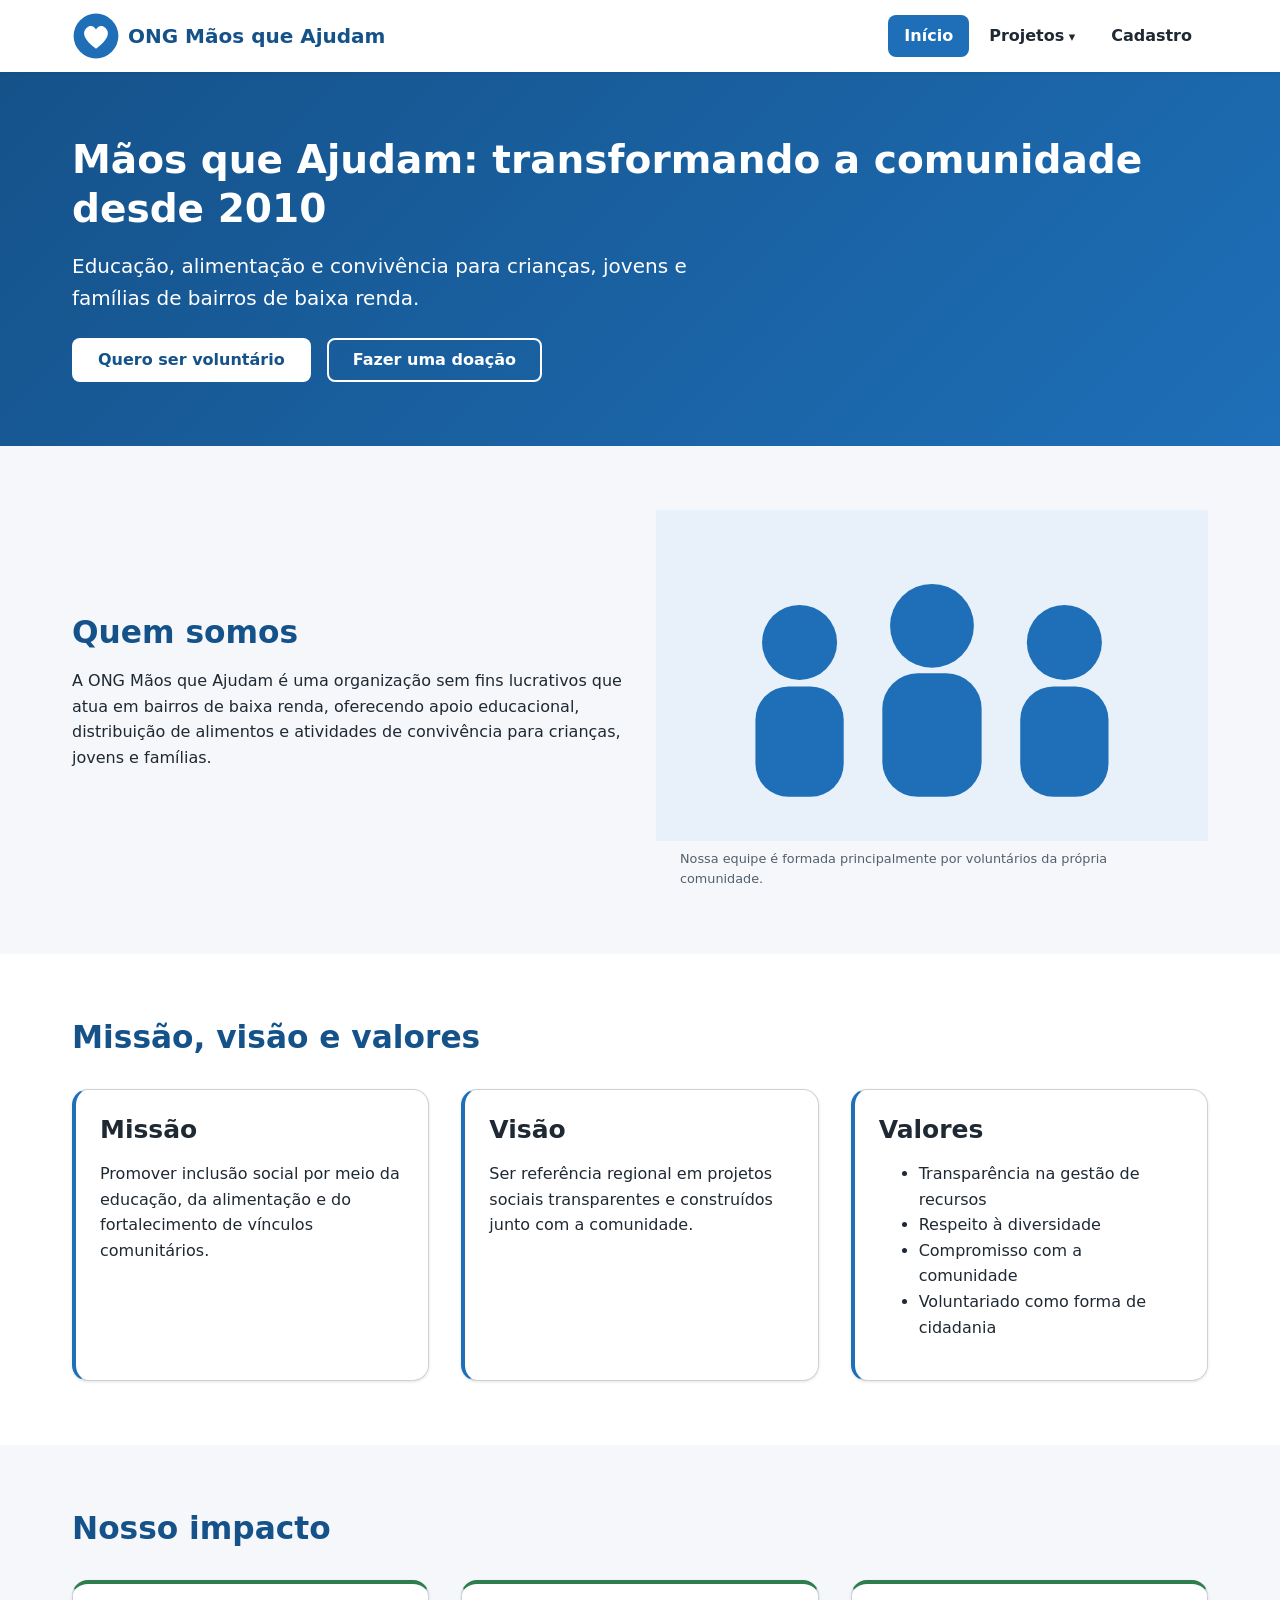
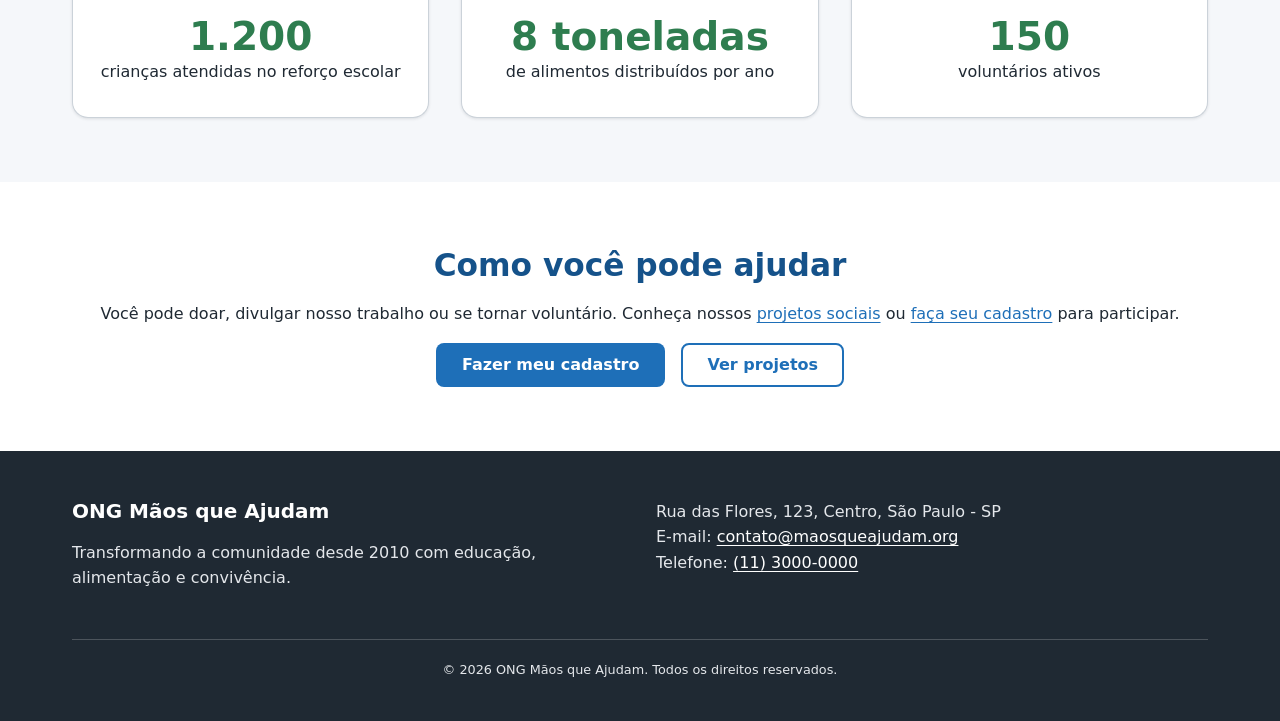
<file: index.html>
<!DOCTYPE html>
<html lang="pt-BR">
<head>
  <meta charset="UTF-8">
  <meta name="viewport" content="width=device-width, initial-scale=1.0">
  <meta name="description" content="ONG Mãos que Ajudam: conheça nossa missão, nossos valores e como apoiar a comunidade.">
  <title>Início | ONG Mãos que Ajudam</title>
  <!-- Ordem dos estilos: variáveis e base, depois layout, depois componentes -->
  <link rel="stylesheet" href="css/design-system.css">
  <link rel="stylesheet" href="css/layout.css">
  <link rel="stylesheet" href="css/componentes.css">
  <script src="js/menu.js" defer></script>
</head>
<body>

  <a class="pular-conteudo" href="#conteudo">Pular para o conteúdo</a>

  <!-- Cabeçalho: identidade da ONG e navegação principal, repetidos em todas as páginas -->
  <header class="cabecalho">
    <div class="container cabecalho-conteudo">
      <a class="marca" href="index.html">
        <picture>
          <source srcset="imagens/logo.svg" type="image/svg+xml">
          <img src="imagens/logo.png" alt="" width="80" height="80">
        </picture>
        ONG Mãos que Ajudam
      </a>

      <button class="botao-menu" type="button" aria-expanded="false" aria-controls="menu-principal">
        <span class="botao-menu-icone" aria-hidden="true"></span>
        Menu
      </button>

      <nav id="menu-principal" class="menu" aria-label="Navegação principal">
        <ul class="menu-lista">
          <li><a class="menu-link" href="index.html" aria-current="page">Início</a></li>
          <li class="menu-item-com-submenu">
            <a class="menu-link" href="projetos.html">Projetos</a>
            <ul class="submenu">
              <li><a href="projetos.html#projeto-educacao">Aprender Juntos</a></li>
              <li><a href="projetos.html#projeto-alimentacao">Mesa Solidária</a></li>
              <li><a href="projetos.html#voluntariado">Seja voluntário</a></li>
              <li><a href="projetos.html#doacoes">Faça uma doação</a></li>
            </ul>
          </li>
          <li><a class="menu-link" href="cadastro.html">Cadastro</a></li>
        </ul>
      </nav>
    </div>
  </header>

  <!-- Conteúdo principal: só pode existir um <main> por página -->
  <main id="conteudo">

    <div class="hero">
      <div class="container">
        <!-- Único h1 da página: o assunto principal -->
        <h1>Mãos que Ajudam: transformando a comunidade desde 2010</h1>
        <p>Educação, alimentação e convivência para crianças, jovens e famílias de bairros de baixa renda.</p>
        <div class="grupo-botoes">
          <a class="botao botao-claro" href="cadastro.html">Quero ser voluntário</a>
          <a class="botao botao-contorno botao-contorno-claro" href="projetos.html#doacoes">Fazer uma doação</a>
        </div>
      </div>
    </div>

    <section id="sobre" class="secao">
      <div class="container grid grid-centro">
        <div class="col-md-6">
          <h2>Quem somos</h2>
          <p>
            A ONG Mãos que Ajudam é uma organização sem fins lucrativos que atua em bairros
            de baixa renda, oferecendo apoio educacional, distribuição de alimentos e
            atividades de convivência para crianças, jovens e famílias.
          </p>
        </div>
        <figure class="col-md-6 card-imagem">
          <!-- <picture>: o navegador usa o primeiro formato que suportar; o <img> em JPG é o fallback -->
          <picture>
            <source srcset="imagens/voluntarios.svg" type="image/svg+xml">
            <source srcset="imagens/voluntarios.webp" type="image/webp">
            <img src="imagens/voluntarios.jpg" alt="Ilustração de três voluntários lado a lado" width="600" height="300">
          </picture>
          <figcaption>Nossa equipe é formada principalmente por voluntários da própria comunidade.</figcaption>
        </figure>
      </div>
    </section>

    <section id="missao-visao-valores" class="secao secao-alternada">
      <div class="container">
        <h2 class="secao-titulo">Missão, visão e valores</h2>

        <div class="grid">
          <article class="col-md-6 col-lg-4 card card-simples">
            <h3>Missão</h3>
            <p>Promover inclusão social por meio da educação, da alimentação e do fortalecimento de vínculos comunitários.</p>
          </article>

          <article class="col-md-6 col-lg-4 card card-simples">
            <h3>Visão</h3>
            <p>Ser referência regional em projetos sociais transparentes e construídos junto com a comunidade.</p>
          </article>

          <article class="col-md-12 col-lg-4 card card-simples">
            <h3>Valores</h3>
            <ul>
              <li>Transparência na gestão de recursos</li>
              <li>Respeito à diversidade</li>
              <li>Compromisso com a comunidade</li>
              <li>Voluntariado como forma de cidadania</li>
            </ul>
          </article>
        </div>
      </div>
    </section>

    <section id="impacto" class="secao">
      <div class="container">
        <h2 class="secao-titulo">Nosso impacto</h2>
        <ul class="grid lista-limpa">
          <li class="col-sm-6 col-lg-4 card card-numero"><strong>1.200</strong> crianças atendidas no reforço escolar</li>
          <li class="col-sm-6 col-lg-4 card card-numero"><strong>8 toneladas</strong> de alimentos distribuídos por ano</li>
          <li class="col-sm-12 col-lg-4 card card-numero"><strong>150</strong> voluntários ativos</li>
        </ul>
      </div>
    </section>

    <section id="como-ajudar" class="secao secao-alternada">
      <div class="container texto-centro">
        <h2>Como você pode ajudar</h2>
        <p>
          Você pode doar, divulgar nosso trabalho ou se tornar voluntário.
          Conheça nossos <a href="projetos.html">projetos sociais</a> ou
          <a href="cadastro.html">faça seu cadastro</a> para participar.
        </p>
        <div class="grupo-botoes grupo-botoes-centro">
          <a class="botao botao-primario" href="cadastro.html">Fazer meu cadastro</a>
          <a class="botao botao-contorno" href="projetos.html">Ver projetos</a>
        </div>
      </div>
    </section>

  </main>

  <!-- Rodapé: informações institucionais e de contato -->
  <footer class="rodape">
    <div class="container">
      <div class="grid">
        <div class="col-md-6">
          <h2>ONG Mãos que Ajudam</h2>
          <p>Transformando a comunidade desde 2010 com educação, alimentação e convivência.</p>
        </div>
        <address class="col-md-6">
          Rua das Flores, 123, Centro, São Paulo - SP<br>
          E-mail: <a href="mailto:contato@maosqueajudam.org">contato@maosqueajudam.org</a><br>
          Telefone: <a href="tel:+551130000000">(11) 3000-0000</a>
        </address>
      </div>
      <p class="rodape-direitos"><small>&copy; 2026 ONG Mãos que Ajudam. Todos os direitos reservados.</small></p>
    </div>
  </footer>

</body>
</html>
</file>
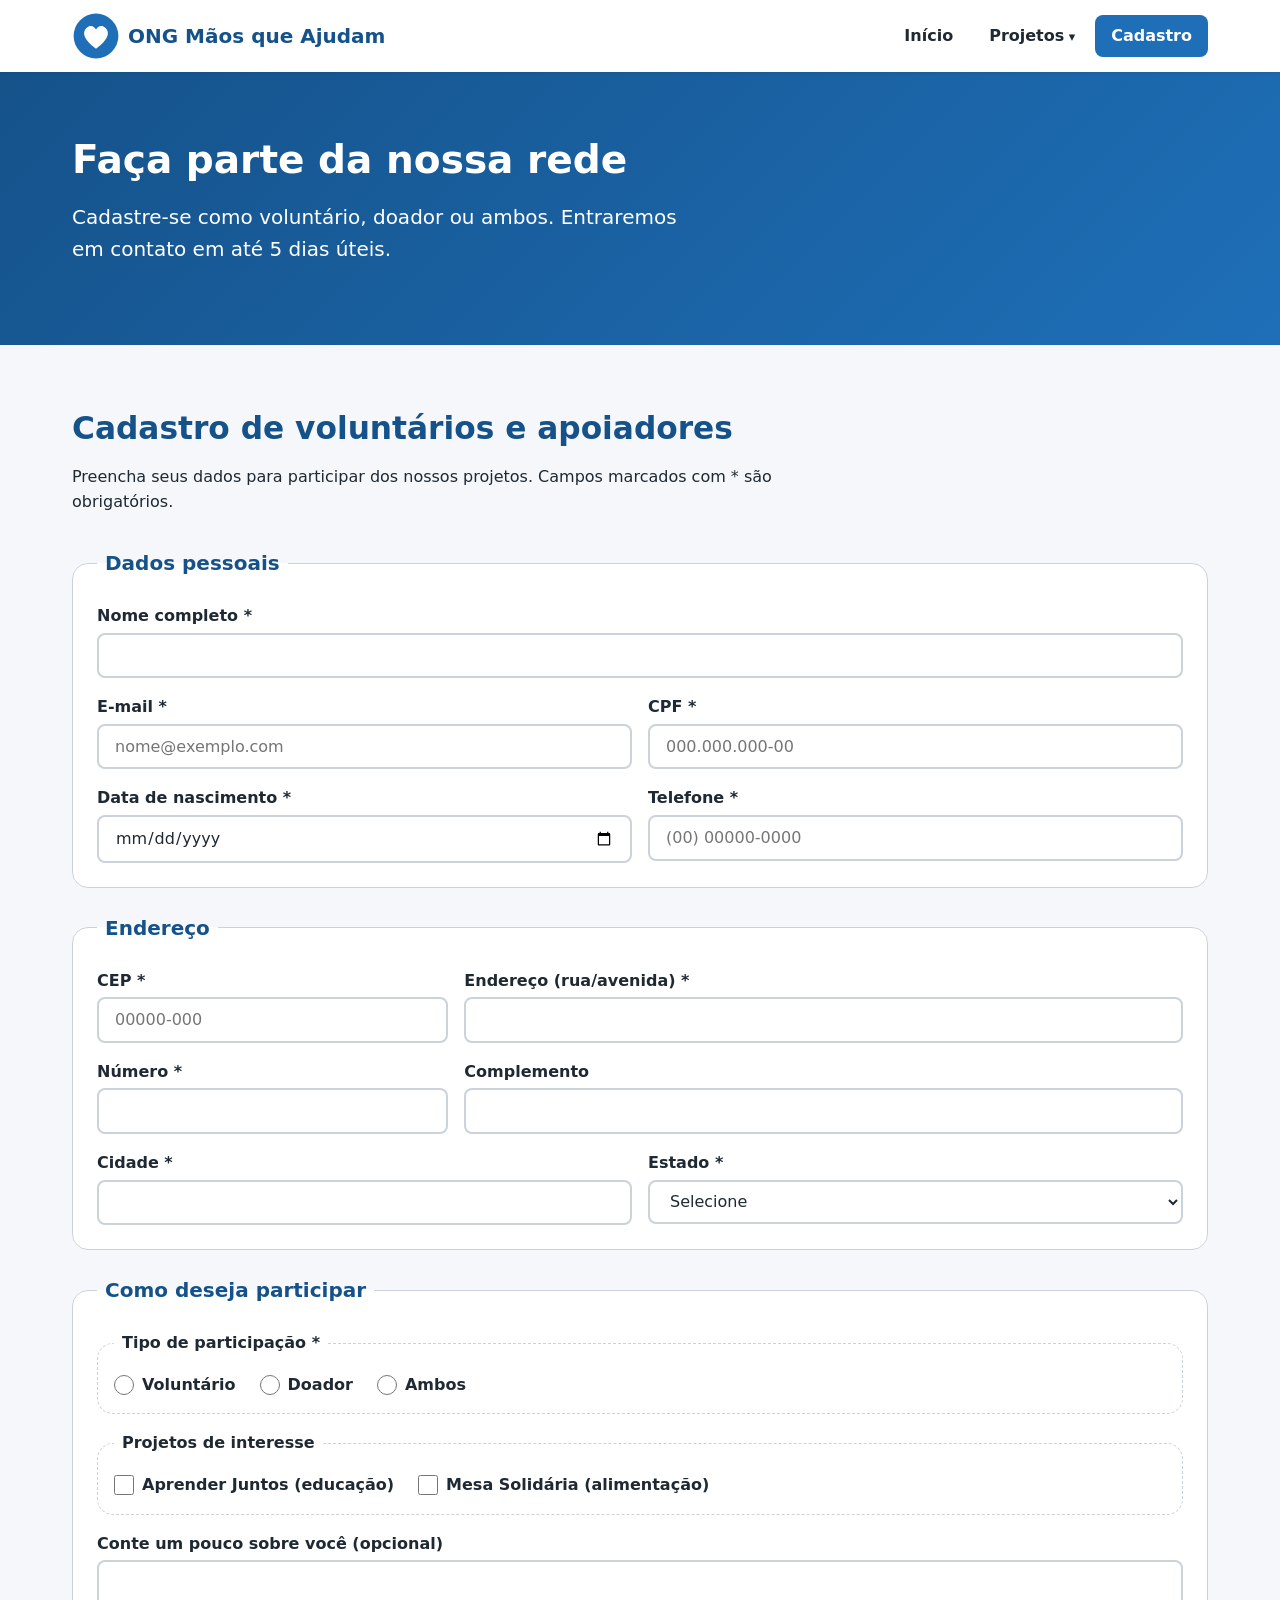
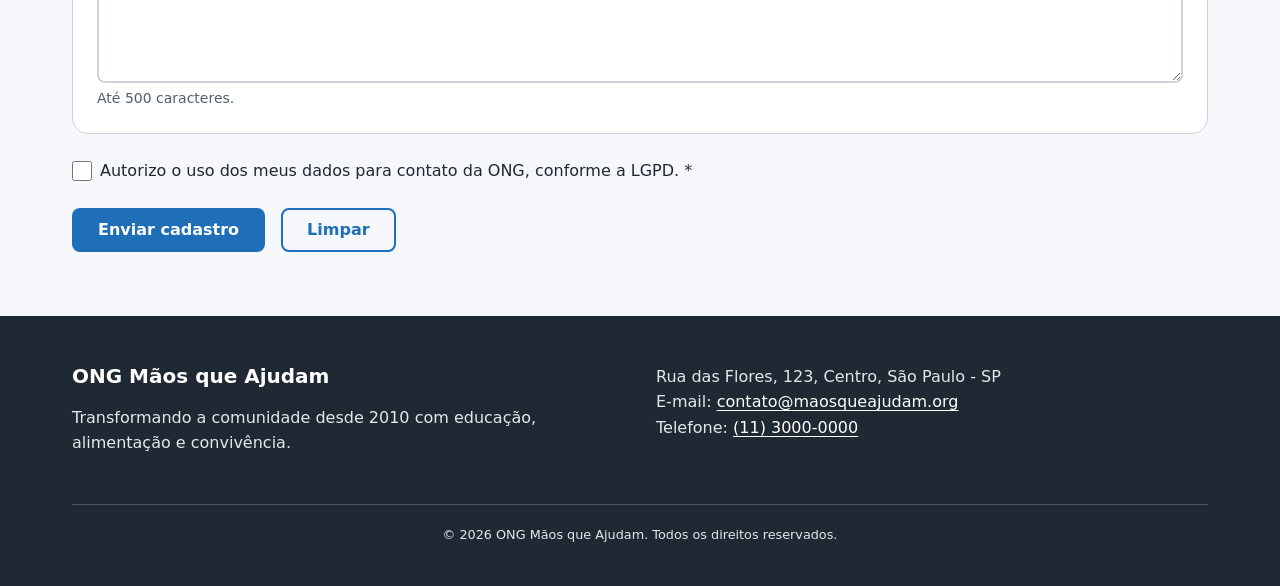
<file: cadastro.html>
<!DOCTYPE html>
<html lang="pt-BR">
<head>
  <meta charset="UTF-8">
  <meta name="viewport" content="width=device-width, initial-scale=1.0">
  <meta name="description" content="Cadastre-se como voluntário ou apoiador da ONG Mãos que Ajudam.">
  <title>Cadastro | ONG Mãos que Ajudam</title>
  <link rel="stylesheet" href="css/design-system.css">
  <link rel="stylesheet" href="css/layout.css">
  <link rel="stylesheet" href="css/componentes.css">
  <script src="js/menu.js" defer></script>
  <script src="js/mascaras.js" defer></script>
  <script src="js/feedback.js" defer></script>
</head>
<body>

  <a class="pular-conteudo" href="#conteudo">Pular para o conteúdo</a>

  <header class="cabecalho">
    <div class="container cabecalho-conteudo">
      <a class="marca" href="index.html">
        <picture>
          <source srcset="imagens/logo.svg" type="image/svg+xml">
          <img src="imagens/logo.png" alt="" width="80" height="80">
        </picture>
        ONG Mãos que Ajudam
      </a>

      <button class="botao-menu" type="button" aria-expanded="false" aria-controls="menu-principal">
        <span class="botao-menu-icone" aria-hidden="true"></span>
        Menu
      </button>

      <nav id="menu-principal" class="menu" aria-label="Navegação principal">
        <ul class="menu-lista">
          <li><a class="menu-link" href="index.html">Início</a></li>
          <li class="menu-item-com-submenu">
            <a class="menu-link" href="projetos.html">Projetos</a>
            <ul class="submenu">
              <li><a href="projetos.html#projeto-educacao">Aprender Juntos</a></li>
              <li><a href="projetos.html#projeto-alimentacao">Mesa Solidária</a></li>
              <li><a href="projetos.html#voluntariado">Seja voluntário</a></li>
              <li><a href="projetos.html#doacoes">Faça uma doação</a></li>
            </ul>
          </li>
          <li><a class="menu-link" href="cadastro.html" aria-current="page">Cadastro</a></li>
        </ul>
      </nav>
    </div>
  </header>

  <main id="conteudo">

    <div class="hero">
      <div class="container">
        <h1>Faça parte da nossa rede</h1>
        <p>Cadastre-se como voluntário, doador ou ambos. Entraremos em contato em até 5 dias úteis.</p>
      </div>
    </div>

    <section id="formulario-cadastro" class="secao">
      <div class="container">
        <div class="secao-titulo">
          <h2>Cadastro de voluntários e apoiadores</h2>
          <p>Preencha seus dados para participar dos nossos projetos. Campos marcados com * são obrigatórios.</p>
        </div>

        <!-- Alerta de erro: aparece (via JS) quando a pessoa tenta enviar com campos inválidos -->
        <div id="alerta-erro" class="alerta alerta-erro" role="alert" hidden>
          <p>Alguns campos precisam de atenção. Confira as mensagens em vermelho abaixo.</p>
        </div>

        <!-- action fictícia: o envio real dependeria de um back-end -->
        <form id="form-cadastro" class="formulario" action="#" method="post">

          <!-- Cada <fieldset> agrupa campos relacionados; o <legend> dá nome ao grupo -->
          <fieldset>
            <legend>Dados pessoais</legend>
            <div class="campos">
              <div class="campo">
                <label for="nome">Nome completo *</label>
                <input type="text" id="nome" name="nome" required minlength="3" maxlength="100"
                       autocomplete="name" aria-describedby="erro-nome">
                <span id="erro-nome" class="mensagem-erro">Informe seu nome completo (mínimo de 3 letras).</span>
              </div>

              <div class="campo campo-metade">
                <label for="email">E-mail *</label>
                <input type="email" id="email" name="email" required autocomplete="email"
                       placeholder="nome@exemplo.com" aria-describedby="erro-email">
                <span id="erro-email" class="mensagem-erro">Digite um e-mail válido, como nome@exemplo.com.</span>
              </div>

              <!-- pattern: validação nativa do formato; a máscara (pontos e traço) é aplicada por js/mascaras.js -->
              <div class="campo campo-metade">
                <label for="cpf">CPF *</label>
                <input type="text" id="cpf" name="cpf" required inputmode="numeric"
                       pattern="\d{3}\.\d{3}\.\d{3}-\d{2}" maxlength="14"
                       placeholder="000.000.000-00" aria-describedby="erro-cpf">
                <span id="erro-cpf" class="mensagem-erro">O CPF deve ter 11 números (000.000.000-00).</span>
              </div>

              <div class="campo campo-metade">
                <label for="nascimento">Data de nascimento *</label>
                <input type="date" id="nascimento" name="nascimento" required
                       min="1900-01-01" max="2010-12-31" autocomplete="bday" aria-describedby="erro-nascimento">
                <span id="erro-nascimento" class="mensagem-erro">Informe uma data válida, entre 1900 e 2010.</span>
              </div>

              <div class="campo campo-metade">
                <label for="telefone">Telefone *</label>
                <input type="tel" id="telefone" name="telefone" required inputmode="numeric"
                       pattern="\(\d{2}\) \d{4,5}-\d{4}" maxlength="15" autocomplete="tel"
                       placeholder="(00) 00000-0000" aria-describedby="erro-telefone">
                <span id="erro-telefone" class="mensagem-erro">Digite o telefone com DDD: (00) 00000-0000.</span>
              </div>
            </div>
          </fieldset>

          <fieldset>
            <legend>Endereço</legend>
            <div class="campos">
              <div class="campo campo-terco">
                <label for="cep">CEP *</label>
                <input type="text" id="cep" name="cep" required inputmode="numeric"
                       pattern="\d{5}-\d{3}" maxlength="9" autocomplete="postal-code"
                       placeholder="00000-000" aria-describedby="erro-cep">
                <span id="erro-cep" class="mensagem-erro">O CEP deve ter 8 números (00000-000).</span>
              </div>

              <div class="campo campo-dois-tercos">
                <label for="logradouro">Endereço (rua/avenida) *</label>
                <input type="text" id="logradouro" name="logradouro" required autocomplete="address-line1"
                       aria-describedby="erro-logradouro">
                <span id="erro-logradouro" class="mensagem-erro">Informe a rua ou avenida.</span>
              </div>

              <div class="campo campo-terco">
                <label for="numero">Número *</label>
                <input type="text" id="numero" name="numero" required maxlength="10" aria-describedby="erro-numero">
                <span id="erro-numero" class="mensagem-erro">Informe o número (ou "s/n").</span>
              </div>

              <div class="campo campo-dois-tercos">
                <label for="complemento">Complemento</label>
                <input type="text" id="complemento" name="complemento" autocomplete="address-line2">
              </div>

              <div class="campo campo-metade">
                <label for="cidade">Cidade *</label>
                <input type="text" id="cidade" name="cidade" required autocomplete="address-level2"
                       aria-describedby="erro-cidade">
                <span id="erro-cidade" class="mensagem-erro">Informe a cidade.</span>
              </div>

              <div class="campo campo-metade">
                <label for="estado">Estado *</label>
                <select id="estado" name="estado" required autocomplete="address-level1" aria-describedby="erro-estado">
                  <option value="">Selecione</option>
                  <option value="AC">Acre</option>
                  <option value="AL">Alagoas</option>
                  <option value="AP">Amapá</option>
                  <option value="AM">Amazonas</option>
                  <option value="BA">Bahia</option>
                  <option value="CE">Ceará</option>
                  <option value="DF">Distrito Federal</option>
                  <option value="ES">Espírito Santo</option>
                  <option value="GO">Goiás</option>
                  <option value="MA">Maranhão</option>
                  <option value="MT">Mato Grosso</option>
                  <option value="MS">Mato Grosso do Sul</option>
                  <option value="MG">Minas Gerais</option>
                  <option value="PA">Pará</option>
                  <option value="PB">Paraíba</option>
                  <option value="PR">Paraná</option>
                  <option value="PE">Pernambuco</option>
                  <option value="PI">Piauí</option>
                  <option value="RJ">Rio de Janeiro</option>
                  <option value="RN">Rio Grande do Norte</option>
                  <option value="RS">Rio Grande do Sul</option>
                  <option value="RO">Rondônia</option>
                  <option value="RR">Roraima</option>
                  <option value="SC">Santa Catarina</option>
                  <option value="SP">São Paulo</option>
                  <option value="SE">Sergipe</option>
                  <option value="TO">Tocantins</option>
                </select>
                <span id="erro-estado" class="mensagem-erro">Selecione o estado.</span>
              </div>
            </div>
          </fieldset>

          <fieldset>
            <legend>Como deseja participar</legend>
            <div class="campos">
              <!-- Grupo de rádio dentro de outro fieldset: o leitor de tela anuncia a pergunta junto com cada opção -->
              <fieldset class="campo">
                <legend>Tipo de participação *</legend>
                <div class="opcoes">
                  <div class="opcao">
                    <input type="radio" id="tipo-voluntario" name="tipo" value="voluntario" required>
                    <label for="tipo-voluntario">Voluntário</label>
                  </div>
                  <div class="opcao">
                    <input type="radio" id="tipo-doador" name="tipo" value="doador">
                    <label for="tipo-doador">Doador</label>
                  </div>
                  <div class="opcao">
                    <input type="radio" id="tipo-ambos" name="tipo" value="ambos">
                    <label for="tipo-ambos">Ambos</label>
                  </div>
                </div>
              </fieldset>

              <fieldset class="campo">
                <legend>Projetos de interesse</legend>
                <div class="opcoes">
                  <div class="opcao">
                    <input type="checkbox" id="interesse-educacao" name="interesse" value="aprender-juntos">
                    <label for="interesse-educacao">Aprender Juntos (educação)</label>
                  </div>
                  <div class="opcao">
                    <input type="checkbox" id="interesse-alimentacao" name="interesse" value="mesa-solidaria">
                    <label for="interesse-alimentacao">Mesa Solidária (alimentação)</label>
                  </div>
                </div>
              </fieldset>

              <div class="campo">
                <label for="mensagem">Conte um pouco sobre você (opcional)</label>
                <textarea id="mensagem" name="mensagem" rows="4" cols="40" maxlength="500"
                          aria-describedby="dica-mensagem"></textarea>
                <span id="dica-mensagem" class="dica-campo">Até 500 caracteres.</span>
              </div>
            </div>
          </fieldset>

          <div class="opcao">
            <input type="checkbox" id="consentimento" name="consentimento" required>
            <label for="consentimento">Autorizo o uso dos meus dados para contato da ONG, conforme a LGPD. *</label>
          </div>

          <div class="grupo-botoes">
            <button class="botao botao-primario" type="submit">Enviar cadastro</button>
            <button class="botao botao-contorno" type="reset">Limpar</button>
          </div>
        </form>
      </div>
    </section>

  </main>

  <footer class="rodape">
    <div class="container">
      <div class="grid">
        <div class="col-md-6">
          <h2>ONG Mãos que Ajudam</h2>
          <p>Transformando a comunidade desde 2010 com educação, alimentação e convivência.</p>
        </div>
        <address class="col-md-6">
          Rua das Flores, 123, Centro, São Paulo - SP<br>
          E-mail: <a href="mailto:contato@maosqueajudam.org">contato@maosqueajudam.org</a><br>
          Telefone: <a href="tel:+551130000000">(11) 3000-0000</a>
        </address>
      </div>
      <p class="rodape-direitos"><small>&copy; 2026 ONG Mãos que Ajudam. Todos os direitos reservados.</small></p>
    </div>
  </footer>

  <!-- Modal de confirmação: o elemento <dialog> nativo prende o foco e fecha com Esc -->
  <dialog id="modal-sucesso" class="modal" aria-labelledby="modal-titulo">
    <div class="modal-conteudo">
      <span class="modal-icone" aria-hidden="true">&#10004;</span>
      <h2 id="modal-titulo">Cadastro enviado!</h2>
      <p>Obrigado por fazer parte da Mãos que Ajudam. Nossa equipe entrará em contato em até 5 dias úteis.</p>
      <button class="botao botao-primario" type="button" data-fechar-modal>Fechar</button>
    </div>
  </dialog>

</body>
</html>
</file>
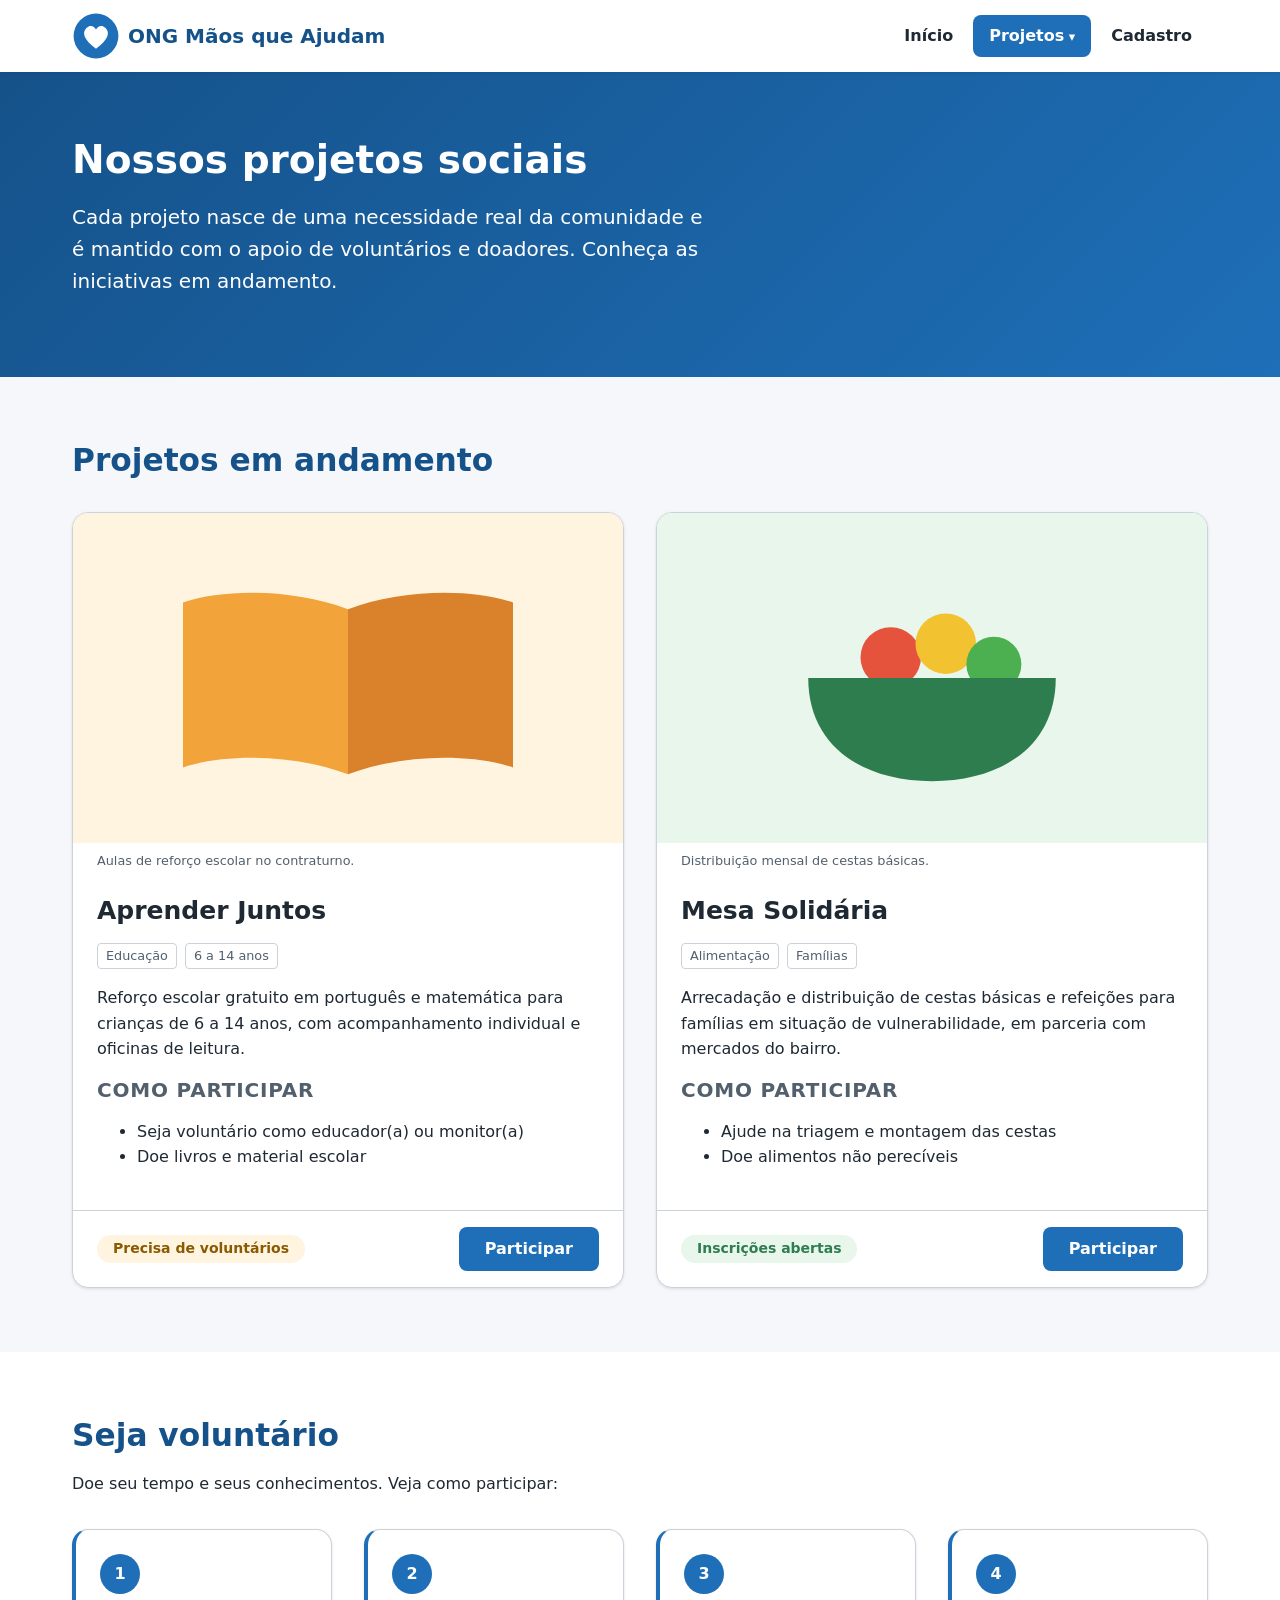
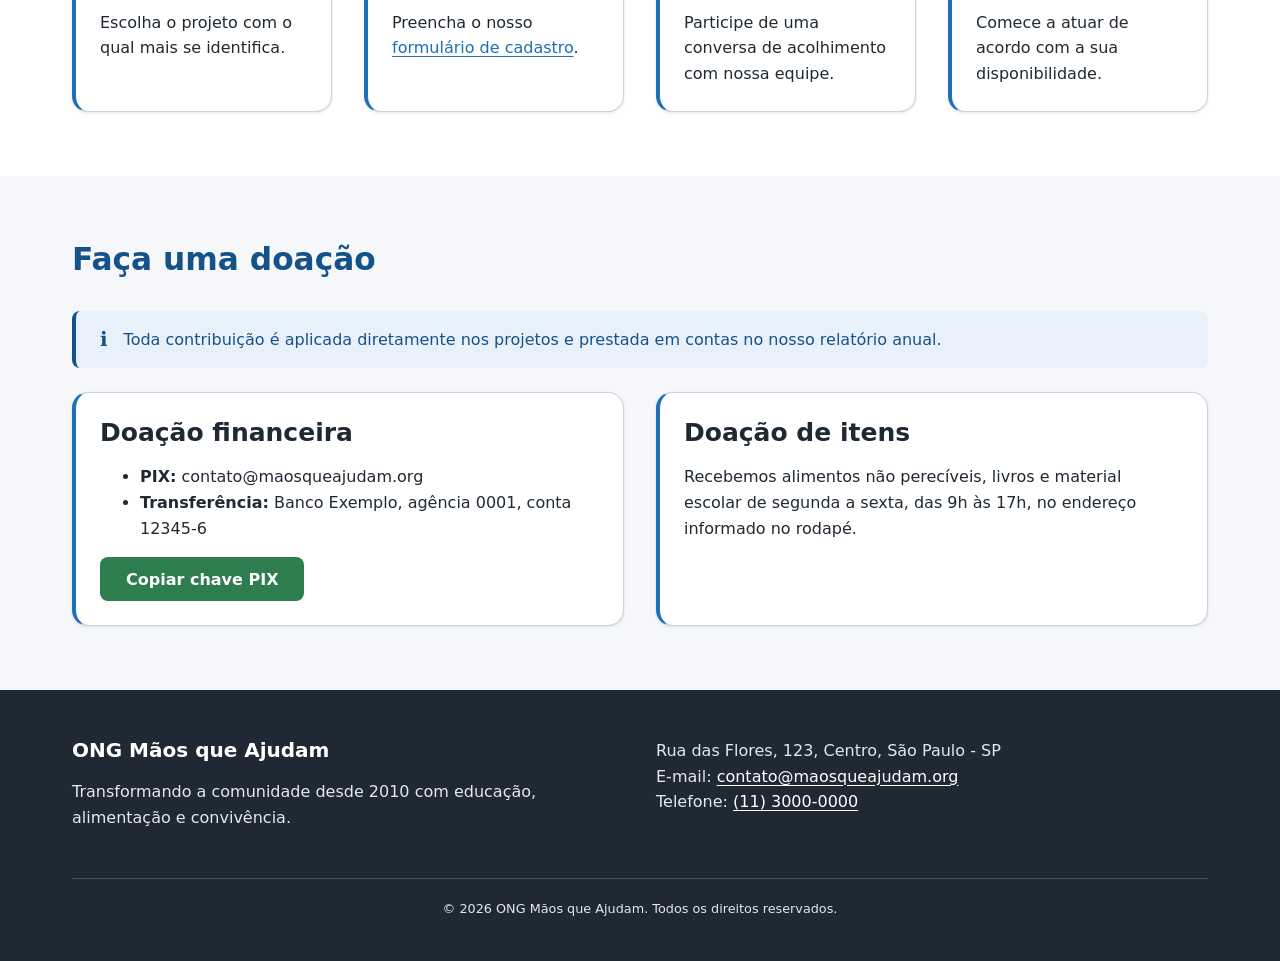
<file: projetos.html>
<!DOCTYPE html>
<html lang="pt-BR">
<head>
  <meta charset="UTF-8">
  <meta name="viewport" content="width=device-width, initial-scale=1.0">
  <meta name="description" content="Conheça os projetos sociais da ONG Mãos que Ajudam e saiba como participar.">
  <title>Projetos | ONG Mãos que Ajudam</title>
  <link rel="stylesheet" href="css/design-system.css">
  <link rel="stylesheet" href="css/layout.css">
  <link rel="stylesheet" href="css/componentes.css">
  <script src="js/menu.js" defer></script>
  <script src="js/feedback.js" defer></script>
</head>
<body>

  <a class="pular-conteudo" href="#conteudo">Pular para o conteúdo</a>

  <header class="cabecalho">
    <div class="container cabecalho-conteudo">
      <a class="marca" href="index.html">
        <picture>
          <source srcset="imagens/logo.svg" type="image/svg+xml">
          <img src="imagens/logo.png" alt="" width="80" height="80">
        </picture>
        ONG Mãos que Ajudam
      </a>

      <button class="botao-menu" type="button" aria-expanded="false" aria-controls="menu-principal">
        <span class="botao-menu-icone" aria-hidden="true"></span>
        Menu
      </button>

      <nav id="menu-principal" class="menu" aria-label="Navegação principal">
        <ul class="menu-lista">
          <li><a class="menu-link" href="index.html">Início</a></li>
          <li class="menu-item-com-submenu">
            <a class="menu-link" href="projetos.html" aria-current="page">Projetos</a>
            <ul class="submenu">
              <li><a href="projetos.html#projeto-educacao">Aprender Juntos</a></li>
              <li><a href="projetos.html#projeto-alimentacao">Mesa Solidária</a></li>
              <li><a href="projetos.html#voluntariado">Seja voluntário</a></li>
              <li><a href="projetos.html#doacoes">Faça uma doação</a></li>
            </ul>
          </li>
          <li><a class="menu-link" href="cadastro.html">Cadastro</a></li>
        </ul>
      </nav>
    </div>
  </header>

  <main id="conteudo">

    <div class="hero">
      <div class="container">
        <h1>Nossos projetos sociais</h1>
        <p>
          Cada projeto nasce de uma necessidade real da comunidade e é mantido com o apoio
          de voluntários e doadores. Conheça as iniciativas em andamento.
        </p>
      </div>
    </div>

    <!-- Cada projeto é um <article> em formato de cartão -->
    <section id="projetos-ativos" class="secao">
      <div class="container">
        <h2 class="secao-titulo">Projetos em andamento</h2>

        <div class="grid">
          <article id="projeto-educacao" class="col-md-6 card">
            <figure class="card-imagem">
              <!-- <picture>: o navegador usa o primeiro formato que suportar; o <img> em JPG é o fallback -->
              <picture>
                <source srcset="imagens/projeto-educacao.svg" type="image/svg+xml">
                <source srcset="imagens/projeto-educacao.webp" type="image/webp">
                <img src="imagens/projeto-educacao.jpg" alt="Ilustração de livros abertos" width="400" height="240">
              </picture>
              <figcaption>Aulas de reforço escolar no contraturno.</figcaption>
            </figure>
            <div class="card-corpo">
              <h3>Aprender Juntos</h3>
              <ul class="tags" aria-label="Categorias">
                <li class="tag">Educação</li>
                <li class="tag">6 a 14 anos</li>
              </ul>
              <p>
                Reforço escolar gratuito em português e matemática para crianças de 6 a 14 anos,
                com acompanhamento individual e oficinas de leitura.
              </p>

              <h4>Como participar</h4>
              <ul>
                <li>Seja voluntário como educador(a) ou monitor(a)</li>
                <li>Doe livros e material escolar</li>
              </ul>
            </div>
            <div class="card-rodape">
              <span class="badge badge-aviso">Precisa de voluntários</span>
              <a class="botao botao-primario" href="cadastro.html">Participar</a>
            </div>
          </article>

          <article id="projeto-alimentacao" class="col-md-6 card">
            <figure class="card-imagem">
              <picture>
                <source srcset="imagens/projeto-alimentacao.svg" type="image/svg+xml">
                <source srcset="imagens/projeto-alimentacao.webp" type="image/webp">
                <img src="imagens/projeto-alimentacao.jpg" alt="Ilustração de uma tigela com alimentos" width="400" height="240">
              </picture>
              <figcaption>Distribuição mensal de cestas básicas.</figcaption>
            </figure>
            <div class="card-corpo">
              <h3>Mesa Solidária</h3>
              <ul class="tags" aria-label="Categorias">
                <li class="tag">Alimentação</li>
                <li class="tag">Famílias</li>
              </ul>
              <p>
                Arrecadação e distribuição de cestas básicas e refeições para famílias em
                situação de vulnerabilidade, em parceria com mercados do bairro.
              </p>

              <h4>Como participar</h4>
              <ul>
                <li>Ajude na triagem e montagem das cestas</li>
                <li>Doe alimentos não perecíveis</li>
              </ul>
            </div>
            <div class="card-rodape">
              <span class="badge badge-sucesso">Inscrições abertas</span>
              <a class="botao botao-primario" href="cadastro.html">Participar</a>
            </div>
          </article>
        </div>
      </div>
    </section>

    <section id="voluntariado" class="secao secao-alternada">
      <div class="container">
        <div class="secao-titulo">
          <h2>Seja voluntário</h2>
          <p>Doe seu tempo e seus conhecimentos. Veja como participar:</p>
        </div>
        <ol class="grid lista-limpa passos">
          <li class="col-sm-6 col-lg-3 card card-simples">Escolha o projeto com o qual mais se identifica.</li>
          <li class="col-sm-6 col-lg-3 card card-simples">Preencha o nosso <a href="cadastro.html">formulário de cadastro</a>.</li>
          <li class="col-sm-6 col-lg-3 card card-simples">Participe de uma conversa de acolhimento com nossa equipe.</li>
          <li class="col-sm-6 col-lg-3 card card-simples">Comece a atuar de acordo com a sua disponibilidade.</li>
        </ol>
      </div>
    </section>

    <section id="doacoes" class="secao">
      <div class="container">
        <h2 class="secao-titulo">Faça uma doação</h2>

        <div class="alerta alerta-info" role="note">
          <p>Toda contribuição é aplicada diretamente nos projetos e prestada em contas no nosso relatório anual.</p>
        </div>

        <div class="grid">
          <article id="doacao-financeira" class="col-md-6 card card-simples">
            <h3>Doação financeira</h3>
            <ul>
              <li><strong>PIX:</strong> contato@maosqueajudam.org</li>
              <li><strong>Transferência:</strong> Banco Exemplo, agência 0001, conta 12345-6</li>
            </ul>
            <button class="botao botao-secundario" type="button" data-copiar="contato@maosqueajudam.org">Copiar chave PIX</button>
          </article>

          <article id="doacao-itens" class="col-md-6 card card-simples">
            <h3>Doação de itens</h3>
            <p>
              Recebemos alimentos não perecíveis, livros e material escolar de segunda a sexta,
              das 9h às 17h, no endereço informado no rodapé.
            </p>
          </article>
        </div>
      </div>
    </section>

  </main>

  <footer class="rodape">
    <div class="container">
      <div class="grid">
        <div class="col-md-6">
          <h2>ONG Mãos que Ajudam</h2>
          <p>Transformando a comunidade desde 2010 com educação, alimentação e convivência.</p>
        </div>
        <address class="col-md-6">
          Rua das Flores, 123, Centro, São Paulo - SP<br>
          E-mail: <a href="mailto:contato@maosqueajudam.org">contato@maosqueajudam.org</a><br>
          Telefone: <a href="tel:+551130000000">(11) 3000-0000</a>
        </address>
      </div>
      <p class="rodape-direitos"><small>&copy; 2026 ONG Mãos que Ajudam. Todos os direitos reservados.</small></p>
    </div>
  </footer>

  <!-- Toast: role="status" faz o leitor de tela anunciar a mensagem sem roubar o foco -->
  <div id="toast" class="toast" role="status" aria-live="polite"></div>

</body>
</html>
</file>
<file: css/design-system.css>
/* ==========================================================================
   DESIGN SYSTEM - ONG Mãos que Ajudam
   Variáveis (tokens) de cor, tipografia, espaçamento e efeitos, além do
   reset e dos estilos base. Todos os outros arquivos CSS usam só estas
   variáveis, então uma mudança aqui se reflete no site inteiro.
   ========================================================================== */

:root {
  /* ---------- Cores primárias (azul do logo) ---------- */
  --cor-primaria: #1e6fb8;
  --cor-primaria-escura: #15528a;
  --cor-primaria-clara: #e8f1fa;

  /* ---------- Cores secundárias (verde e laranja das ilustrações) ---------- */
  --cor-secundaria: #2e7d4f;
  --cor-secundaria-clara: #e9f6ec;
  --cor-destaque: #f2a33a;
  --cor-destaque-clara: #fff4e0;

  /* ---------- Cores de estado (feedback) ---------- */
  --cor-sucesso: #2e7d4f;
  --cor-erro: #b3261e;
  --cor-erro-clara: #fdecea;
  --cor-aviso: #8a5a00;
  --cor-aviso-clara: #fff4e0;
  --cor-info: #1e6fb8;

  /* ---------- Tons neutros ---------- */
  --cor-texto: #1f2933;
  --cor-texto-suave: #52606d;
  --cor-borda: #cbd2d9;
  --cor-fundo: #f5f7fa;
  --cor-superficie: #ffffff;

  /* ---------- Tipografia ---------- */
  /* Fontes do sistema: carregam na hora, sem download extra */
  --fonte-principal: system-ui, -apple-system, "Segoe UI", Roboto, "Helvetica Neue", Arial, sans-serif;

  /* Escala modular de razão 1.25 (terça maior) a partir de 16px */
  --fonte-xs: 0.8rem;      /* 12.8px - legendas e rodapé */
  --fonte-sm: 0.875rem;    /* 14px   - badges e textos auxiliares */
  --fonte-base: 1rem;      /* 16px   - texto corrido */
  --fonte-md: 1.25rem;     /* 20px   - h4 e destaques */
  --fonte-lg: 1.563rem;    /* 25px   - h3 */
  --fonte-xl: 1.953rem;    /* 31px   - h2 */
  --fonte-xxl: 2.441rem;   /* 39px   - h1 */

  --peso-normal: 400;
  --peso-medio: 600;
  --peso-forte: 700;

  --altura-linha: 1.6;
  --altura-linha-titulo: 1.25;

  /* ---------- Espaçamentos (escala modular de 8px) ---------- */
  --esp-1: 0.25rem;  /* 4px  */
  --esp-2: 0.5rem;   /* 8px  */
  --esp-3: 1rem;     /* 16px */
  --esp-4: 1.5rem;   /* 24px */
  --esp-5: 2rem;     /* 32px */
  --esp-6: 3rem;     /* 48px */
  --esp-7: 4rem;     /* 64px */

  /* ---------- Bordas, sombras e transições ---------- */
  --raio-sm: 4px;
  --raio-md: 8px;
  --raio-lg: 16px;
  --raio-pilula: 999px;

  --sombra-sm: 0 1px 3px rgba(31, 41, 51, 0.12);
  --sombra-md: 0 4px 12px rgba(31, 41, 51, 0.12);
  --sombra-lg: 0 12px 32px rgba(31, 41, 51, 0.18);

  --transicao: 0.2s ease-in-out;

  /* ---------- Layout ---------- */
  --largura-maxima: 1200px;
  --altura-cabecalho: 72px;

  /* ---------- Camadas (z-index) ---------- */
  --z-cabecalho: 100;
  --z-menu: 200;
  --z-toast: 300;
}

/* ==========================================================================
   RESET E BASE
   ========================================================================== */

*,
*::before,
*::after {
  box-sizing: border-box;
}

html {
  scroll-behavior: smooth;
}

/* Links internos (#id) não ficam escondidos atrás do cabeçalho fixo */
[id] {
  scroll-margin-top: calc(var(--altura-cabecalho) + var(--esp-3));
}

body {
  margin: 0;
  font-family: var(--fonte-principal);
  font-size: var(--fonte-base);
  line-height: var(--altura-linha);
  color: var(--cor-texto);
  background-color: var(--cor-fundo);
}

img,
picture,
svg {
  display: block;
  max-width: 100%;
  height: auto;
}

/* ---------- Hierarquia tipográfica ---------- */
h1, h2, h3, h4 {
  margin: 0 0 var(--esp-3);
  line-height: var(--altura-linha-titulo);
  font-weight: var(--peso-forte);
  color: var(--cor-texto);
}

h1 { font-size: var(--fonte-xl); }
h2 { font-size: var(--fonte-lg); color: var(--cor-primaria-escura); }
h3 { font-size: var(--fonte-md); }
h4 { font-size: var(--fonte-base); text-transform: uppercase; letter-spacing: 0.04em; color: var(--cor-texto-suave); }

/* Títulos crescem em telas maiores (tipografia escalável) */
@media (min-width: 768px) {
  h1 { font-size: var(--fonte-xxl); }
  h2 { font-size: var(--fonte-xl); }
  h3 { font-size: var(--fonte-lg); }
  h4 { font-size: var(--fonte-md); }
}

p,
ul,
ol {
  margin: 0 0 var(--esp-3);
}

small {
  font-size: var(--fonte-xs);
}

a {
  color: var(--cor-primaria);
  text-underline-offset: 3px;
  transition: color var(--transicao);
}

a:hover {
  color: var(--cor-primaria-escura);
}

/* Foco visível para quem navega pelo teclado */
:focus-visible {
  outline: 3px solid var(--cor-destaque);
  outline-offset: 2px;
}

/* Respeita quem prefere menos animações */
@media (prefers-reduced-motion: reduce) {
  *,
  *::before,
  *::after {
    animation-duration: 0.01ms !important;
    transition-duration: 0.01ms !important;
    scroll-behavior: auto !important;
  }
}

/* ==========================================================================
   UTILITÁRIOS
   ========================================================================== */

/* Esconde visualmente, mas mantém para leitores de tela */
.sr-only {
  position: absolute;
  width: 1px;
  height: 1px;
  padding: 0;
  margin: -1px;
  overflow: hidden;
  clip: rect(0, 0, 0, 0);
  white-space: nowrap;
  border: 0;
}

/* Link "pular para o conteúdo": aparece só ao receber foco */
.pular-conteudo {
  position: absolute;
  top: var(--esp-2);
  left: var(--esp-2);
  z-index: var(--z-toast);
  padding: var(--esp-2) var(--esp-3);
  background-color: var(--cor-texto);
  color: var(--cor-superficie);
  border-radius: var(--raio-sm);
  transform: translateY(-200%);
}

.pular-conteudo:focus {
  transform: translateY(0);
  color: var(--cor-superficie);
}

.texto-centro { text-align: center; }
.texto-suave { color: var(--cor-texto-suave); }
</file>
<file: css/layout.css>
/* ==========================================================================
   LAYOUT - estrutura macro das páginas
   Abordagem mobile-first: o CSS base vale para celular e cada breakpoint
   (min-width) acrescenta ajustes para telas maiores.

   Breakpoints:
     até 479px   celulares pequenos (base, sem media query)
     sm  480px   celulares grandes
     md  768px   tablets
     lg  1024px  notebooks
     xl  1280px  desktops
     xxl 1440px  telas panorâmicas (widescreen)
   ========================================================================== */

/* ---------- Container centralizado ---------- */
.container {
  width: 100%;
  max-width: var(--largura-maxima);
  margin-inline: auto;
  padding-inline: var(--esp-3);
}

@media (min-width: 768px) {
  .container { padding-inline: var(--esp-5); }
}

/* ==========================================================================
   GRID DE 12 COLUNAS
   .grid cria 12 trilhas iguais; cada filho escolhe quantas ocupa com
   .col-N (todas as telas) ou .col-{bp}-N (a partir daquele breakpoint).
   Sem classe, o item ocupa a linha inteira (12 colunas).
   ========================================================================== */

.grid {
  display: grid;
  grid-template-columns: repeat(12, minmax(0, 1fr));
  gap: var(--esp-4);
}

.grid > * {
  grid-column: span 12;
}

.col-1  { grid-column: span 1; }
.col-2  { grid-column: span 2; }
.col-3  { grid-column: span 3; }
.col-4  { grid-column: span 4; }
.col-5  { grid-column: span 5; }
.col-6  { grid-column: span 6; }
.col-7  { grid-column: span 7; }
.col-8  { grid-column: span 8; }
.col-9  { grid-column: span 9; }
.col-10 { grid-column: span 10; }
.col-11 { grid-column: span 11; }
.col-12 { grid-column: span 12; }

@media (min-width: 480px) {
  .col-sm-4  { grid-column: span 4; }
  .col-sm-6  { grid-column: span 6; }
  .col-sm-12 { grid-column: span 12; }
}

@media (min-width: 768px) {
  .col-md-3  { grid-column: span 3; }
  .col-md-4  { grid-column: span 4; }
  .col-md-5  { grid-column: span 5; }
  .col-md-6  { grid-column: span 6; }
  .col-md-7  { grid-column: span 7; }
  .col-md-8  { grid-column: span 8; }
  .col-md-12 { grid-column: span 12; }
}

@media (min-width: 1024px) {
  .col-lg-3  { grid-column: span 3; }
  .col-lg-4  { grid-column: span 4; }
  .col-lg-5  { grid-column: span 5; }
  .col-lg-6  { grid-column: span 6; }
  .col-lg-7  { grid-column: span 7; }
  .col-lg-8  { grid-column: span 8; }
  .col-lg-12 { grid-column: span 12; }
}

@media (min-width: 1280px) {
  .col-xl-3  { grid-column: span 3; }
  .col-xl-4  { grid-column: span 4; }
  .col-xl-6  { grid-column: span 6; }
  .col-xl-8  { grid-column: span 8; }

  .grid { gap: var(--esp-5); }
}

/* Telas panorâmicas: container mais largo para não sobrar faixa vazia nas laterais */
@media (min-width: 1440px) {
  :root { --largura-maxima: 1320px; }

  .col-xxl-3 { grid-column: span 3; }
  .col-xxl-4 { grid-column: span 4; }
  .col-xxl-6 { grid-column: span 6; }
}

/* Alinha o conteúdo das células no centro vertical */
.grid-centro {
  align-items: center;
}

/* ==========================================================================
   CABEÇALHO (Flexbox: logo à esquerda, menu à direita)
   ========================================================================== */

.cabecalho {
  position: sticky;
  top: 0;
  z-index: var(--z-cabecalho);
  background-color: var(--cor-superficie);
  box-shadow: var(--sombra-sm);
}

.cabecalho-conteudo {
  display: flex;
  align-items: center;
  justify-content: space-between;
  gap: var(--esp-3);
  min-height: var(--altura-cabecalho);
}

.marca {
  display: flex;
  align-items: center;
  gap: var(--esp-2);
  margin: 0;
  font-size: var(--fonte-base);
  font-weight: var(--peso-forte);
  color: var(--cor-primaria-escura);
  text-decoration: none;
}

.marca img {
  width: 40px;
  height: 40px;
}

@media (min-width: 768px) {
  .marca { font-size: var(--fonte-md); }
  .marca img { width: 48px; height: 48px; }
}

/* ==========================================================================
   CONTEÚDO PRINCIPAL
   ========================================================================== */

.secao {
  padding-block: var(--esp-6);
}

.secao-alternada {
  background-color: var(--cor-superficie);
}

.secao-titulo {
  max-width: 720px;
  margin-bottom: var(--esp-5);
}

@media (min-width: 1024px) {
  .secao { padding-block: var(--esp-7); }
}

/* Faixa de destaque do topo (hero) */
.hero {
  padding-block: var(--esp-6);
  background: linear-gradient(135deg, var(--cor-primaria-escura), var(--cor-primaria));
  color: var(--cor-superficie);
}

.hero h1 {
  color: var(--cor-superficie);
}

.hero p {
  font-size: var(--fonte-md);
  max-width: 640px;
}

.hero .grupo-botoes {
  margin-top: var(--esp-4);
}

@media (min-width: 1024px) {
  .hero { padding-block: var(--esp-7); }
}

/* ==========================================================================
   RODAPÉ (Grid: colunas de informação que viram uma só no celular)
   ========================================================================== */

.rodape {
  padding-block: var(--esp-6) var(--esp-4);
  background-color: var(--cor-texto);
  color: #e4e7eb;
}

.rodape a {
  color: #ffffff;
}

.rodape h2 {
  font-size: var(--fonte-md);
  color: #ffffff;
}

.rodape address {
  font-style: normal;
}

.rodape-direitos {
  margin-top: var(--esp-5);
  padding-top: var(--esp-3);
  border-top: 1px solid rgba(255, 255, 255, 0.2);
  text-align: center;
}
</file>
<file: css/componentes.css>
/* ==========================================================================
   COMPONENTES - peças reutilizáveis da interface
   Navegação, botões, cartões, badges, formulários, alertas, toast e modal.
   ========================================================================== */

/* ==========================================================================
   NAVEGAÇÃO
   Celular: botão "hambúrguer" abre o menu em lista vertical.
   A partir de 768px: menu horizontal com submenu suspenso (dropdown).
   ========================================================================== */

.botao-menu {
  display: inline-flex;
  align-items: center;
  gap: var(--esp-2);
  padding: var(--esp-2) var(--esp-3);
  font: inherit;
  font-weight: var(--peso-medio);
  color: var(--cor-primaria-escura);
  background: none;
  border: 2px solid var(--cor-primaria);
  border-radius: var(--raio-md);
  cursor: pointer;
}

/* Ícone de três linhas desenhado com CSS */
.botao-menu-icone,
.botao-menu-icone::before,
.botao-menu-icone::after {
  display: block;
  width: 20px;
  height: 2px;
  background-color: currentColor;
  transition: transform var(--transicao);
}

.botao-menu-icone {
  position: relative;
}

.botao-menu-icone::before,
.botao-menu-icone::after {
  content: "";
  position: absolute;
  left: 0;
}

.botao-menu-icone::before { top: -6px; }
.botao-menu-icone::after  { top: 6px; }

/* Vira um "X" quando o menu está aberto */
.botao-menu[aria-expanded="true"] .botao-menu-icone {
  background-color: transparent;
}

.botao-menu[aria-expanded="true"] .botao-menu-icone::before {
  transform: translateY(6px) rotate(45deg);
}

.botao-menu[aria-expanded="true"] .botao-menu-icone::after {
  transform: translateY(-6px) rotate(-45deg);
}

.menu-lista {
  display: flex;
  flex-direction: column;
  gap: var(--esp-1);
  margin: 0;
  padding: 0;
  list-style: none;
}

.menu-link {
  display: block;
  padding: var(--esp-2) var(--esp-3);
  font-weight: var(--peso-medio);
  color: var(--cor-texto);
  text-decoration: none;
  border-radius: var(--raio-md);
  transition: background-color var(--transicao), color var(--transicao);
}

.menu-link:hover {
  background-color: var(--cor-primaria-clara);
  color: var(--cor-primaria-escura);
}

/* Página atual */
.menu-link[aria-current="page"] {
  background-color: var(--cor-primaria);
  color: var(--cor-superficie);
}

.submenu {
  margin: 0;
  padding: 0 0 0 var(--esp-3);
  list-style: none;
}

.submenu a {
  display: block;
  padding: var(--esp-2) var(--esp-3);
  font-size: var(--fonte-sm);
  color: var(--cor-texto-suave);
  text-decoration: none;
  border-radius: var(--raio-md);
}

.submenu a:hover {
  background-color: var(--cor-primaria-clara);
  color: var(--cor-primaria-escura);
}

/* ---------- Celular (até 767px) ---------- */
@media (max-width: 767px) {
  /* Com JavaScript ativo, o menu começa fechado; sem JS ele fica sempre visível */
  .js .menu {
    position: absolute;
    top: 100%;
    left: 0;
    right: 0;
    z-index: var(--z-menu);
    padding: var(--esp-3);
    background-color: var(--cor-superficie);
    box-shadow: var(--sombra-md);
    display: none;
  }

  .js .menu.menu-aberto {
    display: block;
    animation: aparecer 0.2s ease-out;
  }
}

/* ---------- Tablet e desktop (768px+) ---------- */
@media (min-width: 768px) {
  .botao-menu {
    display: none;
  }

  .menu-lista {
    flex-direction: row;
    align-items: center;
  }

  .menu-item-com-submenu {
    position: relative;
  }

  .menu-item-com-submenu > .menu-link::after {
    content: " \25BE"; /* seta para baixo */
    font-size: var(--fonte-xs);
  }

  /* Dropdown: aparece no hover do mouse e também no foco do teclado */
  .submenu {
    position: absolute;
    top: 100%;
    left: 0;
    z-index: var(--z-menu);
    min-width: 220px;
    padding: var(--esp-2);
    background-color: var(--cor-superficie);
    border-radius: var(--raio-md);
    box-shadow: var(--sombra-md);
    opacity: 0;
    visibility: hidden;
    transform: translateY(8px);
    transition: opacity var(--transicao), transform var(--transicao), visibility var(--transicao);
  }

  .menu-item-com-submenu:hover > .submenu,
  .menu-item-com-submenu:focus-within > .submenu {
    opacity: 1;
    visibility: visible;
    transform: translateY(0);
  }
}

/* ==========================================================================
   BOTÕES
   ========================================================================== */

.botao {
  display: inline-flex;
  align-items: center;
  justify-content: center;
  gap: var(--esp-2);
  min-height: 44px; /* área de toque confortável */
  padding: var(--esp-2) var(--esp-4);
  font: inherit;
  font-weight: var(--peso-medio);
  line-height: 1.2;
  text-decoration: none;
  border: 2px solid transparent;
  border-radius: var(--raio-md);
  cursor: pointer;
  transition: background-color var(--transicao), color var(--transicao),
              border-color var(--transicao), transform var(--transicao), box-shadow var(--transicao);
}

.botao:hover {
  transform: translateY(-2px);
  box-shadow: var(--sombra-md);
}

.botao:active {
  transform: translateY(0);
  box-shadow: none;
}

.botao:disabled {
  opacity: 0.6;
  cursor: not-allowed;
  transform: none;
  box-shadow: none;
}

.botao-primario {
  background-color: var(--cor-primaria);
  color: var(--cor-superficie);
}

.botao-primario:hover {
  background-color: var(--cor-primaria-escura);
  color: var(--cor-superficie);
}

.botao-secundario {
  background-color: var(--cor-secundaria);
  color: var(--cor-superficie);
}

.botao-secundario:hover {
  background-color: #23633e;
  color: var(--cor-superficie);
}

.botao-contorno {
  background-color: transparent;
  color: var(--cor-primaria);
  border-color: var(--cor-primaria);
}

.botao-contorno:hover {
  background-color: var(--cor-primaria-clara);
  color: var(--cor-primaria-escura);
}

/* Versão para fundos escuros (ex.: hero) */
.botao-claro {
  background-color: var(--cor-superficie);
  color: var(--cor-primaria-escura);
}

.botao-claro:hover {
  background-color: var(--cor-destaque-clara);
  color: var(--cor-primaria-escura);
}

.botao-contorno-claro {
  color: var(--cor-superficie);
  border-color: var(--cor-superficie);
}

.botao-contorno-claro:hover {
  background-color: rgba(255, 255, 255, 0.15);
  color: var(--cor-superficie);
}

.grupo-botoes {
  display: flex;
  flex-wrap: wrap;
  gap: var(--esp-3);
}

.grupo-botoes-centro {
  justify-content: center;
}

/* ==========================================================================
   CARTÕES
   ========================================================================== */

.card {
  display: flex;
  flex-direction: column;
  height: 100%;
  overflow: hidden;
  background-color: var(--cor-superficie);
  border: 1px solid var(--cor-borda);
  border-radius: var(--raio-lg);
  box-shadow: var(--sombra-sm);
  transition: transform var(--transicao), box-shadow var(--transicao);
}

.card:hover {
  transform: translateY(-4px);
  box-shadow: var(--sombra-lg);
}

.card-imagem {
  margin: 0;
}

.card-imagem img {
  width: 100%;
  aspect-ratio: 5 / 3;
  object-fit: cover;
}

.card-imagem figcaption {
  padding: var(--esp-2) var(--esp-4) 0;
  font-size: var(--fonte-xs);
  color: var(--cor-texto-suave);
}

/* Botão solto dentro do cartão não estica na largura toda (efeito do flex-direction: column) */
.card > .botao {
  align-self: flex-start;
}

/* flex: 1 empurra o rodapé do cartão para baixo, alinhando cartões vizinhos */
.card-corpo {
  flex: 1;
  padding: var(--esp-4);
}

.card-rodape {
  display: flex;
  flex-wrap: wrap;
  align-items: center;
  justify-content: space-between;
  gap: var(--esp-2);
  padding: var(--esp-3) var(--esp-4);
  border-top: 1px solid var(--cor-borda);
}

/* Cartão de número (seção "Nosso impacto") */
.card-numero {
  padding: var(--esp-5) var(--esp-4);
  text-align: center;
  border-top: 4px solid var(--cor-secundaria);
}

.card-numero strong {
  display: block;
  font-size: var(--fonte-xxl);
  line-height: 1.1;
  color: var(--cor-secundaria);
}

/* Cartão simples, sem imagem (missão, visão, valores, doações) */
.card-simples {
  padding: var(--esp-4);
  border-left: 4px solid var(--cor-primaria);
}

/* Lista sem marcadores para listas de números dentro de grid */
.lista-limpa {
  margin: 0;
  padding: 0;
  list-style: none;
}

/* Passo a passo numerado com contador CSS (a lista perde os números nativos) */
.passos {
  counter-reset: passo;
}

/* display: block evita que o Flexbox do .card separe texto e link em linhas */
.passos li {
  display: block;
  counter-increment: passo;
}

.passos li::before {
  content: counter(passo);
  display: flex;
  align-items: center;
  justify-content: center;
  width: 40px;
  height: 40px;
  margin-bottom: var(--esp-3);
  font-weight: var(--peso-forte);
  color: var(--cor-superficie);
  background-color: var(--cor-primaria);
  border-radius: 50%;
}

/* ==========================================================================
   BADGES E TAGS
   ========================================================================== */

.badge {
  display: inline-block;
  padding: var(--esp-1) var(--esp-3);
  font-size: var(--fonte-sm);
  font-weight: var(--peso-medio);
  line-height: 1.4;
  border-radius: var(--raio-pilula);
}

.badge-sucesso { background-color: var(--cor-secundaria-clara); color: var(--cor-secundaria); }
.badge-info    { background-color: var(--cor-primaria-clara); color: var(--cor-primaria-escura); }
.badge-aviso   { background-color: var(--cor-aviso-clara); color: var(--cor-aviso); }

.tags {
  display: flex;
  flex-wrap: wrap;
  gap: var(--esp-2);
  margin: 0 0 var(--esp-3);
  padding: 0;
  list-style: none;
}

.tag {
  padding: 2px var(--esp-2);
  font-size: var(--fonte-xs);
  color: var(--cor-texto-suave);
  border: 1px solid var(--cor-borda);
  border-radius: var(--raio-sm);
}

/* ==========================================================================
   FORMULÁRIOS
   ========================================================================== */

.formulario {
  display: grid;
  gap: var(--esp-4);
}

.formulario fieldset {
  margin: 0;
  padding: var(--esp-4);
  background-color: var(--cor-superficie);
  border: 1px solid var(--cor-borda);
  border-radius: var(--raio-lg);
}

.formulario legend {
  padding-inline: var(--esp-2);
  font-size: var(--fonte-md);
  font-weight: var(--peso-forte);
  color: var(--cor-primaria-escura);
}

/* Fieldset dentro de fieldset (rádios e checkboxes) */
.formulario fieldset fieldset {
  padding: var(--esp-3);
  border-style: dashed;
}

.formulario fieldset fieldset legend {
  font-size: var(--fonte-base);
  color: var(--cor-texto);
}

/* Campos do fieldset em grid: lado a lado a partir de 768px */
.campos {
  display: grid;
  grid-template-columns: repeat(12, minmax(0, 1fr));
  gap: var(--esp-3);
}

.campo {
  display: flex;
  flex-direction: column;
  gap: var(--esp-1);
  grid-column: span 12;
  margin: 0;
}

@media (min-width: 768px) {
  .campo-metade { grid-column: span 6; }
  .campo-terco  { grid-column: span 4; }
  .campo-dois-tercos { grid-column: span 8; }
}

.campo label {
  font-weight: var(--peso-medio);
}

.formulario input[type="text"],
.formulario input[type="email"],
.formulario input[type="tel"],
.formulario input[type="date"],
.formulario select,
.formulario textarea {
  width: 100%;
  min-height: 44px;
  padding: var(--esp-2) var(--esp-3);
  font: inherit;
  color: var(--cor-texto);
  background-color: var(--cor-superficie);
  border: 2px solid var(--cor-borda);
  border-radius: var(--raio-md);
  transition: border-color var(--transicao), box-shadow var(--transicao);
}

.formulario textarea {
  resize: vertical;
}

.formulario input:hover,
.formulario select:hover,
.formulario textarea:hover {
  border-color: var(--cor-texto-suave);
}

.formulario input:focus,
.formulario select:focus,
.formulario textarea:focus {
  border-color: var(--cor-primaria);
  box-shadow: 0 0 0 3px rgba(30, 111, 184, 0.25);
  outline: none;
}

/* Rádios e checkboxes: alinhados com Flexbox */
.opcoes {
  display: flex;
  flex-wrap: wrap;
  gap: var(--esp-2) var(--esp-4);
}

.opcao {
  display: flex;
  align-items: center;
  gap: var(--esp-2);
}

.opcao input {
  width: 20px;
  height: 20px;
  margin: 0;
  accent-color: var(--cor-primaria);
}

/* ---------- Feedback de validação ----------
   :user-invalid só marca o erro depois que a pessoa interage com o campo.
   .validado (adicionada pelo JS ao tentar enviar) mostra todos os erros. */
.mensagem-erro {
  display: none;
  font-size: var(--fonte-sm);
  color: var(--cor-erro);
}

.mensagem-erro::before {
  content: "\26A0  "; /* símbolo de alerta */
}

.formulario input:user-invalid,
.formulario select:user-invalid,
.validado input:invalid,
.validado select:invalid {
  border-color: var(--cor-erro);
  background-color: var(--cor-erro-clara);
}

.formulario input:user-invalid ~ .mensagem-erro,
.formulario select:user-invalid ~ .mensagem-erro,
.validado input:invalid ~ .mensagem-erro,
.validado select:invalid ~ .mensagem-erro {
  display: block;
}

/* Campo preenchido corretamente ganha borda verde */
.formulario input:user-valid,
.formulario select:user-valid {
  border-color: var(--cor-sucesso);
}

.dica-campo {
  font-size: var(--fonte-sm);
  color: var(--cor-texto-suave);
}

/* ==========================================================================
   ALERTAS
   ========================================================================== */

.alerta {
  display: flex;
  align-items: flex-start;
  gap: var(--esp-3);
  margin-bottom: var(--esp-4);
  padding: var(--esp-3) var(--esp-4);
  border-left: 4px solid currentColor;
  border-radius: var(--raio-md);
}

.alerta::before {
  flex-shrink: 0;
  font-size: var(--fonte-md);
  line-height: 1.2;
}

.alerta p {
  margin: 0;
}

.alerta-info    { background-color: var(--cor-primaria-clara); color: var(--cor-primaria-escura); }
.alerta-sucesso { background-color: var(--cor-secundaria-clara); color: var(--cor-secundaria); }
.alerta-aviso   { background-color: var(--cor-aviso-clara); color: var(--cor-aviso); }
.alerta-erro    { background-color: var(--cor-erro-clara); color: var(--cor-erro); }

.alerta-info::before    { content: "\2139"; }  /* i */
.alerta-sucesso::before { content: "\2714"; }  /* ✔ */
.alerta-aviso::before   { content: "\26A0"; }  /* ⚠ */
.alerta-erro::before    { content: "\2716"; }  /* ✖ */

.alerta[hidden] {
  display: none;
}

/* ==========================================================================
   TOAST (notificação temporária)
   ========================================================================== */

.toast {
  position: fixed;
  right: var(--esp-3);
  bottom: var(--esp-3);
  left: var(--esp-3);
  z-index: var(--z-toast);
  display: flex;
  align-items: center;
  gap: var(--esp-2);
  padding: var(--esp-3) var(--esp-4);
  font-weight: var(--peso-medio);
  color: var(--cor-superficie);
  background-color: var(--cor-secundaria); /* verde de sucesso: se destaca até sobre o rodapé escuro */
  border-radius: var(--raio-md);
  box-shadow: var(--sombra-lg);
  opacity: 0;
  visibility: hidden;
  transform: translateY(16px);
  transition: opacity var(--transicao), transform var(--transicao), visibility var(--transicao);
}

.toast::before {
  content: "\2714"; /* ✔ */
}

.toast-erro {
  background-color: var(--cor-erro);
}

.toast-erro::before {
  content: "\26A0"; /* ⚠ */
}

.toast-visivel {
  opacity: 1;
  visibility: visible;
  transform: translateY(0);
}

@media (min-width: 480px) {
  .toast {
    left: auto;
    max-width: 360px;
  }
}

/* ==========================================================================
   MODAL (elemento nativo dialog)
   ========================================================================== */

.modal {
  width: min(90vw, 480px);
  padding: 0;
  color: var(--cor-texto);
  border: none;
  border-radius: var(--raio-lg);
  box-shadow: var(--sombra-lg);
}

.modal[open] {
  animation: aparecer 0.25s ease-out;
}

.modal::backdrop {
  background-color: rgba(31, 41, 51, 0.6);
}

.modal-conteudo {
  padding: var(--esp-5);
  text-align: center;
}

.modal-icone {
  display: inline-flex;
  align-items: center;
  justify-content: center;
  width: 64px;
  height: 64px;
  margin-bottom: var(--esp-3);
  font-size: var(--fonte-xl);
  color: var(--cor-secundaria);
  background-color: var(--cor-secundaria-clara);
  border-radius: 50%;
}

/* ==========================================================================
   ANIMAÇÕES
   ========================================================================== */

@keyframes aparecer {
  from {
    opacity: 0;
    transform: translateY(-8px);
  }
  to {
    opacity: 1;
    transform: translateY(0);
  }
}
</file>
